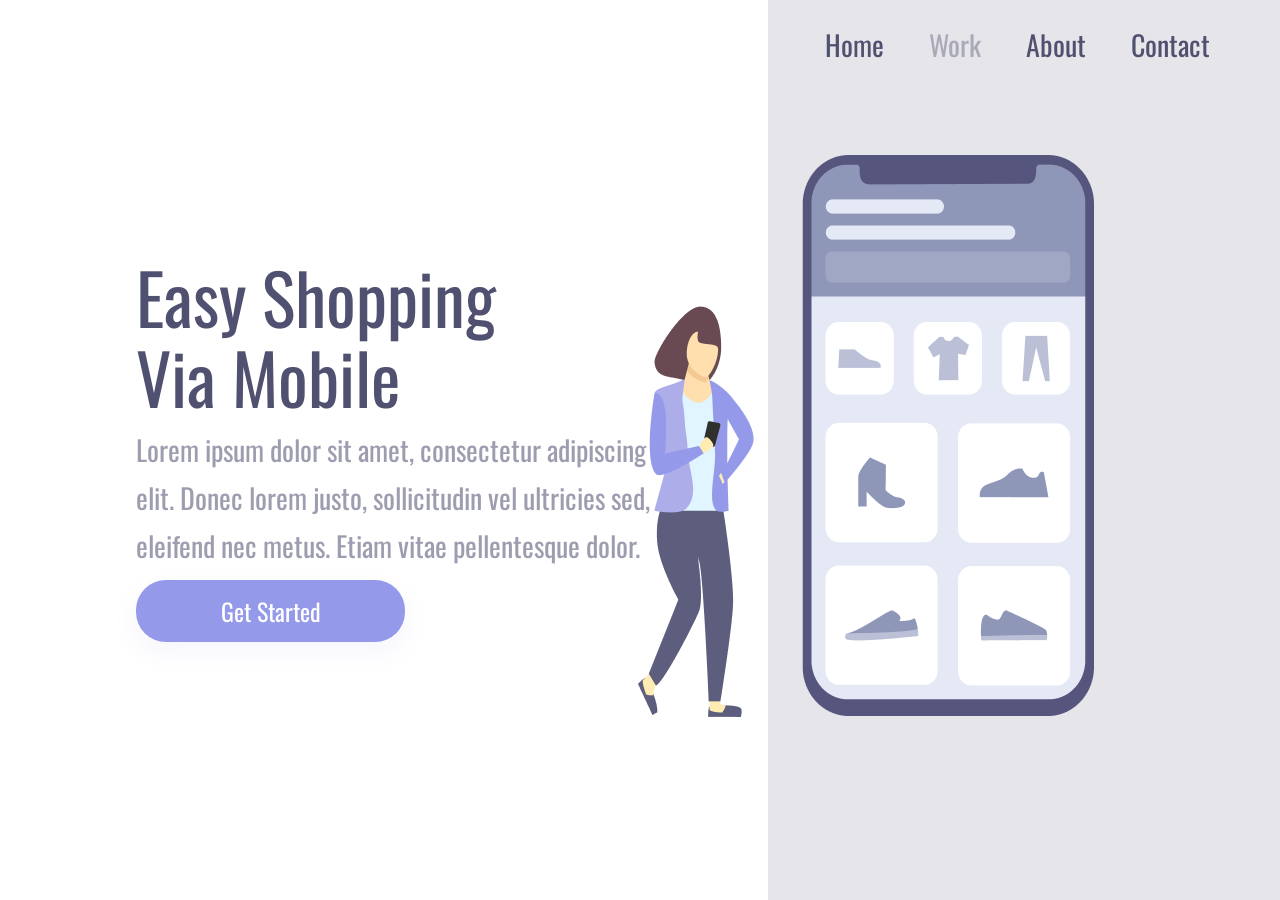
<file: 6- Projeto/index.html>
<!DOCTYPE html>

<html lang="pt-BR">

<head>
    <meta charset="UTF-8">
    <meta http-equiv="X-UA-Compatible" content="IE-edge">
    <meta name="viewport" content="width=device-width, initial-scale=1.0">
    <link rel="stylesheet" href="./styles.css">
    <link rel="preconnect" href="https://fonts.googleapis.com">
    <link rel="preconnect" href="https://fonts.gstatic.com" crossorigin>
    <link href="https://fonts.googleapis.com/css2?family=Oswald:wght@200..700&display=swap" rel="stylesheet">
    <title>Shopping via Mobile</title>
</head>

<body>
    <div class="container">
        <section class="container-left">
            <h1>Easy Shopping Via Mobile</h1>
            <p>Lorem ipsum dolor sit amet, consectetur adipiscing elit. Donec lorem justo, sollicitudin vel ultricies
                sed, eleifend nec metus. Etiam vitae pellentesque dolor. </p>
            <button>Get Started</button>
        </section>

        <section class="container-right">
            <header>
                <a>Home</a>
                <a>Work</a>
                <a>About</a>
                <a>Contact</a>
            </header>

            <figure>
                <img src="./img/Illustration-3-3.png" alt="Ilustração de pessoa utilizando aplicativo de compras no celular">
            </figure>
        </section>
    </div>
</body>


</html>
</file>
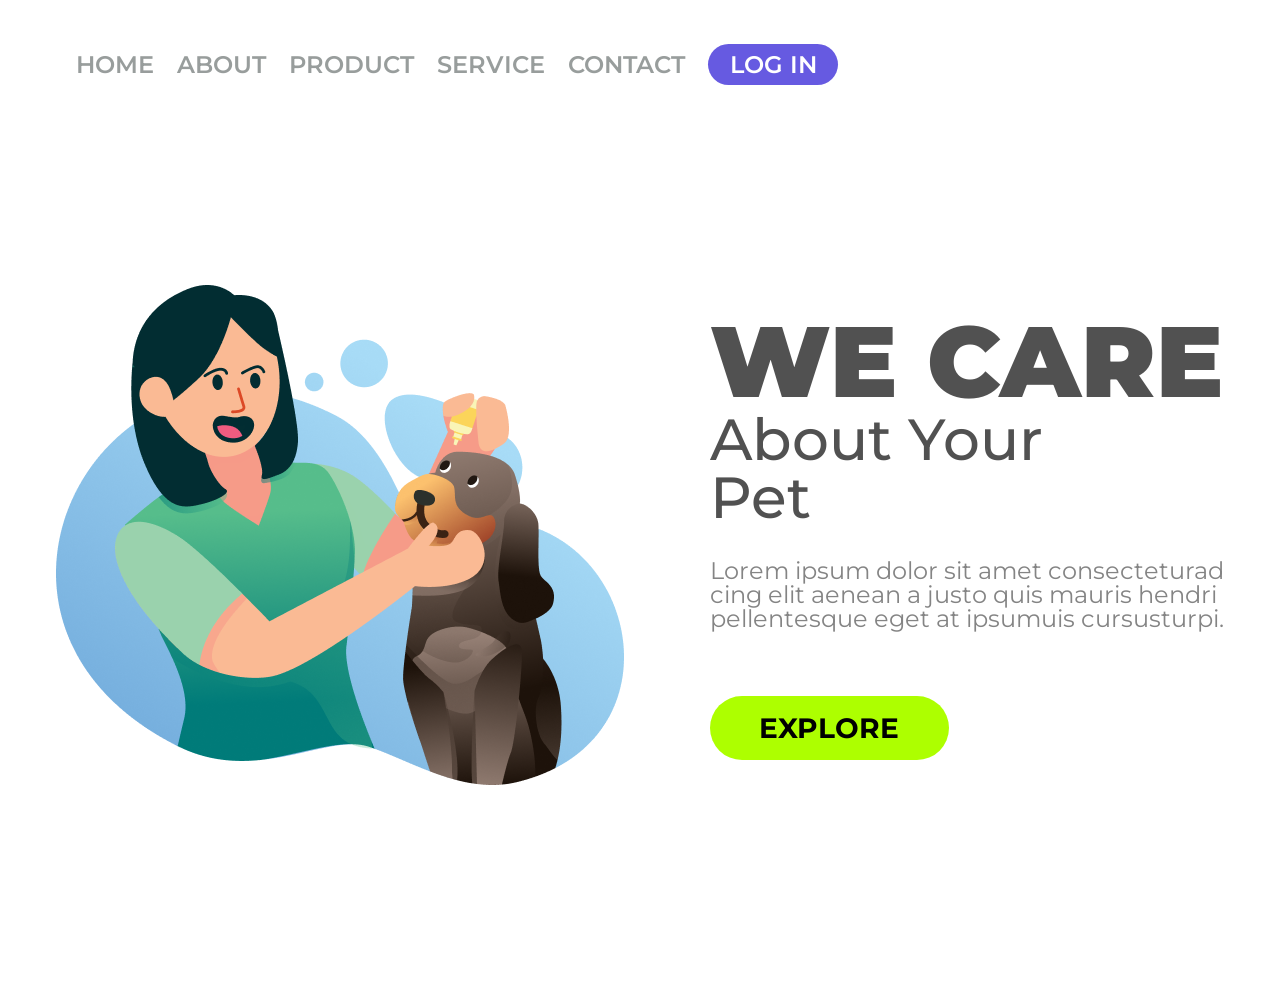
<file: 7- Desafio/7.1- We Care/index.html>
<!DOCTYPE html>

<html lang="pt-BR">

<head>
    <meta charset="UTF-8">
    <meta http-equiv="X-UA-Compatible" content="IE-edge">
    <meta name="viewport" content="width=device-width, initial-scale=1.0">
    
    <link rel="stylesheet" href="./styles.css">
    
    <link rel="preconnect" href="https://fonts.googleapis.com">
    <link rel="preconnect" href="https://fonts.gstatic.com" crossorigin>
    <link href="https://fonts.googleapis.com/css2?family=Montserrat:ital,wght@0,100..900;1,100..900&display=swap" rel="stylesheet">
    
    <title>We Care Your Pet</title>
</head>

<body>
    <header>
        <nav>
            <ul class="nav-links">
                <li><a href="#" class="link-header">HOME</a></li>
                <li><a href="#" class="link-header">ABOUT</a></li>
                <li><a href="#" class="link-header">PRODUCT</a></li>
                <li><a href="#" class="link-header">SERVICE</a></li>
                <li><a href="#" class="link-header">CONTACT</a></li>
            </ul>
            <button class="button-header">LOG IN</button>
        </nav>
    </header>

    <main>
        <section>
            <img class="img-section" src="./img/We Care.png" alt="img-we-care">

            <div class="div-main">
                <h1 class="h1-main">WE CARE</h1>
                <h2 class="h2-main">About Your Pet</h2>
                <p class="p-main">Lorem ipsum dolor sit amet consecteturad cing elit aenean a justo quis mauris hendri pellentesque eget at ipsumuis cursusturpi.</p>
                <button class="button-main">EXPLORE</button>
            </div>
        </section>
    </main>
</body>


</html>
</file>
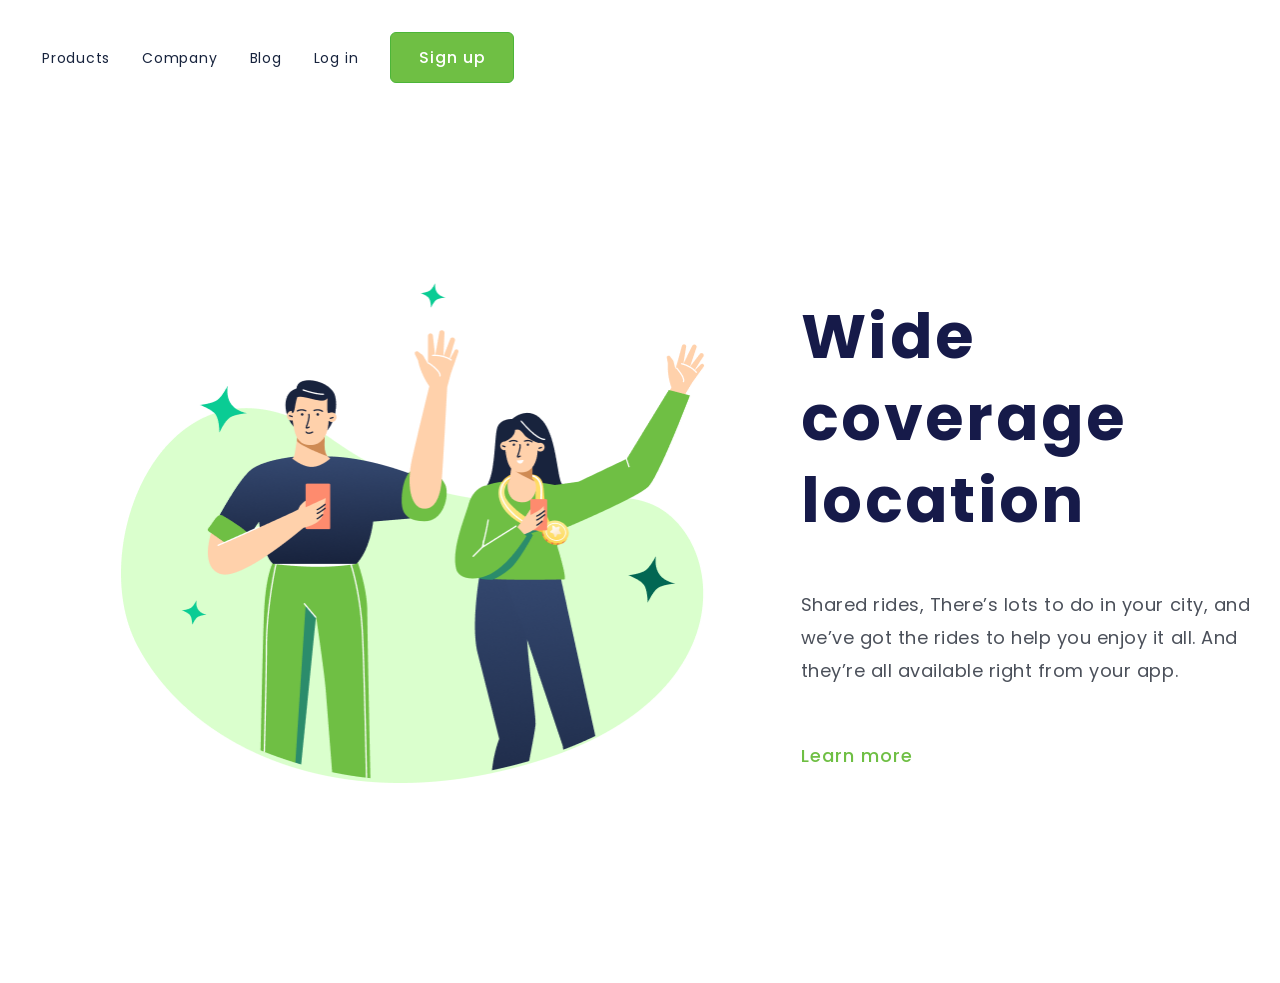
<file: 7- Desafio/7.2- Positive/index.html>
<!DOCTYPE html>

<html lang="pt-BR">

<head>
    <meta charset="UTF-8">
    <meta http-equiv="X-UA-Compatible" content="IE=edge">
    <meta name="viewport" content="width=device-width, initial-scale=1.0">
    <link rel="stylesheet" href="./styles.css">
    <link rel="preconnect" href="https://fonts.googleapis.com">
    <link rel="preconnect" href="https://fonts.gstatic.com" crossorigin>
    <link href="https://fonts.googleapis.com/css2?family=Poppins:ital,wght@0,100;0,200;0,300;0,400;0,500;0,600;0,700;0,800;0,900;1,100;1,200;1,300;1,400;1,500;1,600;1,700;1,800;1,900&display=swap" rel="stylesheet">
    <title>Congratulations</title>
</head>

<body>
    <header>
        <nav>
            <ul class="ul-nav-link">
                <li><a class="nav-link" href="#">Products</a></li>
                <li><a class="nav-link" href="#">Company</a></li>
                <li><a class="nav-link" href="#">Blog</a></li>
                <li><a class="nav-link" href="#">Log in</a></li>
            </ul>

            <button class="nav-button">Sign up</button>
        </nav>
    </header>

    <main>
        <section>
            <img class="img-section" src="./img/(Positive) Congratulation You get 40 point for your ride.png" alt="Illustration of a person with a phone">

            <div class="div-section">
                <h1>Wide coverage location</h1>
                <p>Shared rides, There’s lots to do in your city, and we’ve got the rides to help you enjoy it all. And they’re all available right from your app.</p>
                <a href="#" class="learn-more">Learn more</a>
            </div>
        </section>
    </main>
</body>

</html>
</file>
<file: 6- Projeto/styles.css>
*{
    margin: 0;
    padding: 0;
    box-sizing: border-box;
    font-family: "Oswald", sans-serif;
    font-weight: 400;
}

.container{
    height: 100vh;
    width: 100vw;
}

.container-left{
    display: inline-block;
    width: 60%;
    padding-left: 136px;
    margin-top: 20%;
}

.container-right{
    display: inline-block;
    background-color: rgba(93, 93, 125, 0.16);
    height: 100vh;
    width: 40%;
    position: absolute;
}

figure{
    position: relative;
    top: 10%;
    right: 130px;
}

h1{
    font-size: 70px;
    line-height: 80px;
    color: #505070;
    width: 368px;
}

p{ 
    font-size: 28px;
    line-height: 48px;
    color: #5d5d7d;
    opacity: 0.6;
    margin: 10px 0 ;
    width: 540px;
}

button{
    width: 269px;
    height: 62px;
    background: #9499ea;
    box-shadow: 0px 10px 24px rgba(148, 153, 234, 0.0979959);
    border: none;
    border-radius: 30px;
    cursor: pointer;

    font-size: 24px;
    line-height: 36px;
    text-align: center;
    color: #ffffff;
}

button:hover{
    opacity: 0.8;
}

button:active{
    opacity: .05;
}

a{
    font-size: 28px;
    line-height: 41px;
    color: #505070;
    margin-right: 41px;
    cursor: pointer;
}

a:nth-child(2){
    opacity: 0.4;
}

a:hover{
    opacity: 0.4;
}

a:active{
    opacity: 0.8;
}

header{
    margin: 24px 0 0 57px;
}

@media screen and (max-width:900px){
    .container-left{
        width: 100%;
        height: 50%;
        padding: 0;
        margin: 0;
    }

    .container-right{
        display: block;
        height: auto;
        width: 100%;
        position: static;
        padding: 40px;
    }

    figure{
        position: static;
        max-width: 90%;
    }

    header{
        display: none;
    }

    h1{
        font-size: 36px;
        line-height: 52px;
        width: auto;
        margin: 50px 50px 0 50px;
        text-align: center;
    }

    p{
        margin: 15px 48px;
        width: auto;
        text-align: center;
        line-height: 24px;
    }

    button{
        display: block;
        margin: auto;
    }
}
</file>
<file: 7- Desafio/7.1- We Care/styles.css>
*{
    margin: 0;
    padding: 0;
    box-sizing: border-box;
    font-family: "Montserrat", sans-serif;
}



nav{
    display: flex;
    align-items: center;
    gap: 1.4375rem;
    margin-top: 2.75rem;

}

.nav-links{
    display: flex;
    list-style: none;
    gap: 1.4375rem;
    margin-left: 4.75rem;
}

.link-header{
    font-weight: 600;
    font-size: 1.5rem;
    line-height: 100%;
    color: #989D9C;
    text-decoration: none;
    height: auto;
}

.button-header{
    display: flex;
    cursor: pointer;
    background: #665AE1;
    width: 8.125rem;
    height: 2.5625rem;
    border-radius: 20.5px;
    border: none;

    font-weight: 600;
    font-size: 1.5rem;
    line-height: 100%;
    color: #ffffff;
    justify-content: center;
    align-items: center;
}

section{
    display: flex;
    align-items: center;
    justify-content: center;
    gap: 5.375rem;
    height: 100vh;
}

.img-section{
    width: 100%;
    max-width: 568px;
    height: auto;
}

.h1-main{
    font-weight: 900;
    font-size: 6.25rem;
    line-height: 100%;
    color:#515151;
    width: 100%;
    max-width: 513px;
    height: auto;
    
}

.h2-main{
    font-weight: 500;
    font-size: 3.625rem;
    line-height: 100%;
    color:#515151;
    width: 100%;
    max-width: 448px;
    height: auto;
    margin-bottom: 2rem;
}


.p-main{
    font-weight: 400;
    font-size: 1.5rem;
    line-height: 100%;
    color:#848484;
    width: 100%;
    max-width: 515px;
    height: auto;
    margin-bottom: 4.0625rem;
}

.button-main{
    cursor: pointer;
    background: #ADFF00;
    width: 100%;
    max-width: 239px;
    height: 4rem;
    border-radius: 50px;
    border: none;

    font-weight: 700;
    font-size: 1.75rem;
    line-height: 100%;
}

button:active{
    opacity: 0.8;
}

@media screen and (max-width: 970px) {
    
    nav {
        display: none;
    }

    section {
        display: flex;
        flex-direction: column;
        align-items: center;
        text-align: center;
        justify-content: center;
        min-height: 100vh;
        width: 100%;
        height: auto;
        gap: 1.5rem;
    }

    .div-main{
        display: flex;
        flex-direction: column;
        align-items: center;
        width: 100%;
    }

    .img-section{
        width: 100%;
        max-width: 22.125rem;
        height: auto;
    }

    .h1-main{
        font-size: 3.125rem;
        line-height: 100%;
        width: 100%;
        max-width: 16.4375rem;
        height: auto;
        margin-bottom: 0.4375rem;
    }

    .h2-main{
        font-size: 1.75rem;
        line-height: 100%;
        width: 100%;
        max-width: 14.5rem;
        height: auto;
        margin-bottom: 1.0625rem;
    }

    .p-main{
        display: none;
    }

    .button-main{
        width: 100%;
        max-width: 14.9375rem;
        height: 4rem;

        font-size: 1.75rem;
    
    }
}
</file>
<file: 7- Desafio/7.2- Positive/styles.css>
* {
    margin: 0;
    padding: 0;
    box-sizing: border-box;
    font-family: "Poppins", sans-serif;
}

nav {
    display: flex;
    align-items: center;
    gap: 2rem;
    margin-top: 2rem;
    margin-left: 2.625rem;
}

.ul-nav-link {
    display: flex;
    list-style: none;
    align-items: center;
    gap: 2rem;
}

.nav-link {
    font-weight: 400;
    font-size: 0.875rem;
    line-height: 100%;
    letter-spacing: 0.055em;
    text-decoration: none;
    color: #17233D;
}

.nav-button {
    display: flex;
    align-items: center;
    justify-content: center;
    background: #6FBF44;
    border: 1px solid #4CB538;
    width: 7.75rem;
    height: 3.1875rem;
    border-radius: 0.375rem;


    font-weight: 500;
    font-size: 1rem;
    line-height: 1;
    letter-spacing: 0.0625em;
    color: #FFFFFF;
    cursor: pointer;
}

button:active {
    opacity: 0.8;
}

main {
    display: flex;
    align-items: center;
}

section {
    display: flex;
    align-items: center;
    gap: 5.30125rem;
    height: 100vh;
}

.img-section {
    width: 100%;
    max-width: 595.18px;
    height: auto;
    margin-left: 7.5625rem;
}

.div-section {
    display: flex;
    flex-direction: column;
    align-items: flex-start;
}

h1 {
    font-weight: 700;
    font-size: 3.875rem;
    line-height: 1.3226;
    letter-spacing: 0.0375em;
    color: #161A49;
    width: 100%;
    max-width: 582px;
    height: auto;
    margin-bottom: 2.9375rem;
}

p {
    font-weight: 400;
    font-size: 1.125rem;
    line-height: 1.8333;
    letter-spacing: 0.0278em;
    color: #4B505A;
    width: 100%;
    max-width: 493px;
    height: auto;
    margin-bottom: 3.4375rem;
}

.learn-more {
    font-weight: 500;
    font-size: 1.125rem;
    line-height: 1;
    letter-spacing: 0.0555555555555556em;
    color: #6FBF44;
    text-decoration: none;
    padding-block: 0.25em
}

@media screen and (max-width: 1140px) {

    .ul-nav-link {
        display: none;
    }

    nav {
        display: flex;
        justify-content: flex-end;
        margin: 0;
    }

    .nav-button {
        margin-right: 0.9375rem;
        margin-top: 1.0625rem;
        font-size: 0.75rem;
        width: 5.6875rem;
        height: 1.9375rem;
        border-radius: 0.375rem;
        border: 1px solid #4CB538;
    }

    main {
        display: flex;
        align-items: center;
        justify-content: center;
    }


    section {
        display: flex;
        align-items: center;
        justify-content: center;
        flex-direction: column-reverse;
        width: 100vh;
        gap: 3.6875rem;

    }

    .img-section {
        margin: 0;
        width: 100%;
        max-width: 312px;
        height: auto;

    }

    .div-section {
        display: flex;
        flex-direction: column;
        align-items: center;
        text-align: center;

        width: 100%;
        max-width: 312px;
        height: auto;
    }

    h1 {
        font-size: 1.875rem;
        line-height: 1;
        letter-spacing: 0.0333333333333333em;
        width: 100%;
        max-width: 278px;
        height: auto;
        margin-bottom: 1.8125rem;
    }

    p {
        font-size: 1.125rem;
        line-height: 1.833333333333333;
        letter-spacing: 0.0277777777777778em;
        width: 100%;
        max-width: 304px;
        height: auto;
        margin-bottom: 1.625rem;
    }

}
</file>
